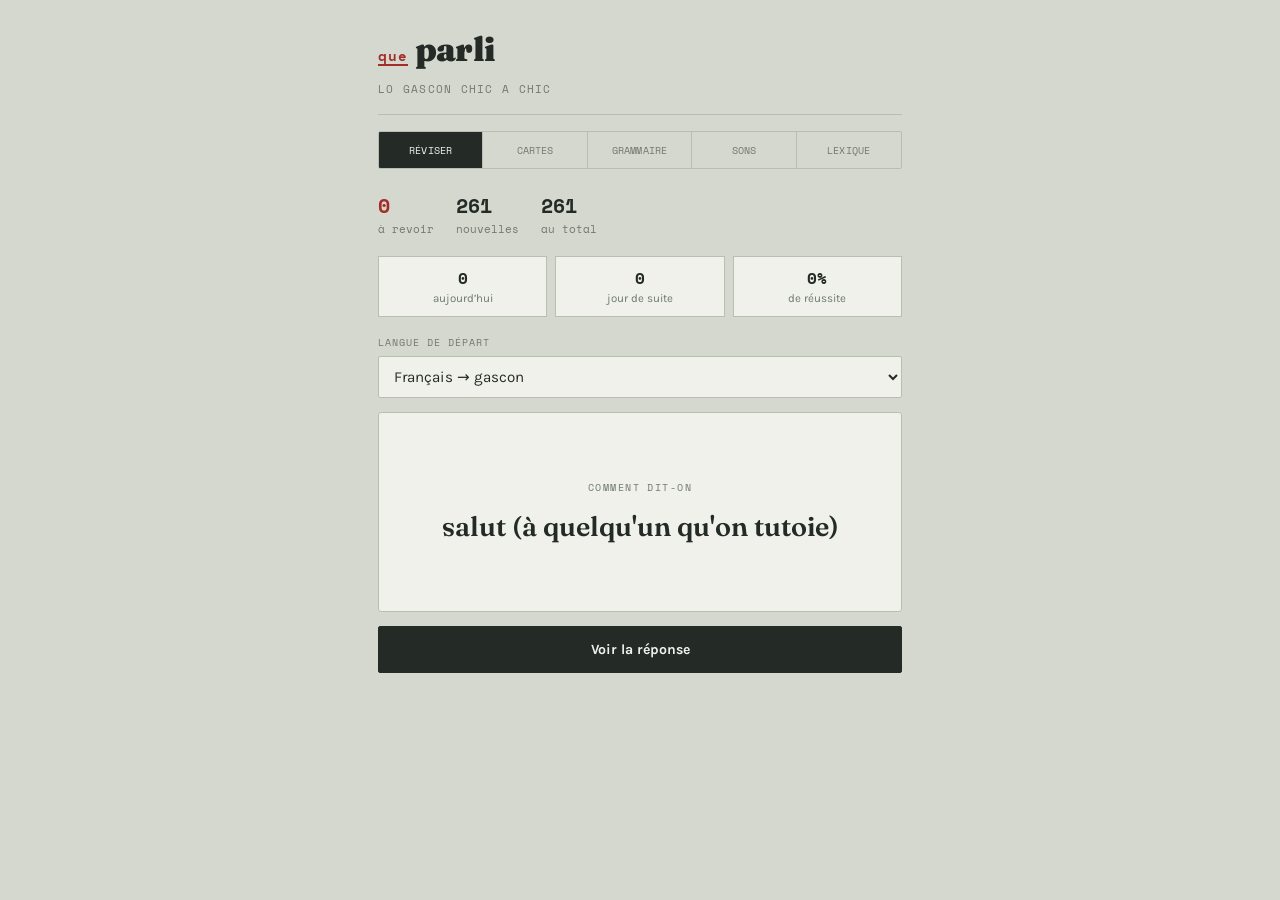
<file: index.html>
<!DOCTYPE html>
<html lang="fr">
<head>
<meta charset="utf-8">
<meta name="viewport" content="width=device-width, initial-scale=1">
<title>Que parli — Lo gascon chic a chic</title>
<link rel="preconnect" href="https://fonts.googleapis.com">
<link rel="preconnect" href="https://fonts.gstatic.com" crossorigin>
<link href="https://fonts.googleapis.com/css2?family=Fraunces:opsz,wght@9..144,400;9..144,600;9..144,900&family=Karla:wght@400;500;700&family=Space+Mono:wght@400;700&display=swap" rel="stylesheet">
<link rel="stylesheet" href="assets/style.css">
</head>
<body>
<div class="wrap">

<header>
  <div class="title"><span class="que">que</span><h1>parli</h1></div>
  <div class="tagline">Lo gascon chic a chic</div>
</header>

<nav role="tablist">
  <button role="tab" id="tab-estudi"    aria-selected="true"  onclick="show('estudi')">Réviser</button>
  <button role="tab" id="tab-cartas"    aria-selected="false" onclick="show('cartas')">Cartes</button>
  <button role="tab" id="tab-gramatica" aria-selected="false" onclick="show('gramatica')">Grammaire</button>
  <button role="tab" id="tab-sons"      aria-selected="false" onclick="show('sons')">Sons</button>
  <button role="tab" id="tab-lexic"     aria-selected="false" onclick="show('lexic')">Lexique</button>
</nav>

<!-- ==================== RÉVISER ==================== -->
<main id="tab-content" aria-live="polite"></main>


</div>

<script src="assets/app.js" defer></script>
</body>
</html>
</file>
<file: assets/style.css>
:root{
  --peira:#D5D8CF; --paper:#F0F1EA; --ombra:#242B26; --muda:#6F7972;
  --sang:#A32E28; --aur:#B98B2E; --linha:#B9BEB3;
  --disp:"Fraunces",Georgia,serif;
  --body:"Karla",system-ui,-apple-system,"Segoe UI",sans-serif;
  --mono:"Space Mono",ui-monospace,Menlo,monospace;
}
*{box-sizing:border-box}
html,body{margin:0;padding:0}
body{background:var(--peira);color:var(--ombra);font-family:var(--body);
  font-size:16px;line-height:1.5;-webkit-font-smoothing:antialiased}
.wrap{max-width:560px;margin:0 auto;padding:0 18px 90px}

header{padding:24px 0 16px;border-bottom:1px solid var(--linha)}
.title{display:flex;align-items:baseline;gap:.4em}
.que{font-family:var(--mono);font-weight:700;font-size:.86rem;color:var(--sang);
  letter-spacing:.08em;border-bottom:2px solid var(--sang);line-height:1.1}
h1{font-family:var(--disp);font-weight:900;font-size:2.1rem;margin:0;letter-spacing:-.02em}
.tagline{font-family:var(--mono);font-size:.66rem;letter-spacing:.12em;
  text-transform:uppercase;color:var(--muda);margin-top:8px}

nav{display:grid;grid-template-columns:repeat(5,1fr);margin:16px 0 22px;
  border:1px solid var(--linha);border-radius:2px;overflow:hidden}
nav button{padding:11px 2px;background:transparent;border:0;cursor:pointer;
  font-family:var(--mono);font-size:.6rem;letter-spacing:.02em;text-transform:uppercase;
  color:var(--muda);border-right:1px solid var(--linha)}
nav button:last-child{border-right:0}
nav button[aria-selected="true"]{background:var(--ombra);color:var(--paper)}
nav button:focus-visible{outline:2px solid var(--sang);outline-offset:-2px}

.counts{display:flex;gap:22px;font-family:var(--mono);font-size:.7rem;color:var(--muda);margin-bottom:18px}
.counts b{display:block;font-size:1.25rem;color:var(--ombra);font-weight:700}
.counts .due b{color:var(--sang)}

.card{background:var(--paper);border:1px solid var(--linha);border-radius:3px;
  padding:32px 22px;min-height:200px;display:flex;flex-direction:column;
  justify-content:center;align-items:center;text-align:center}
.prompt-label{font-family:var(--mono);font-size:.64rem;letter-spacing:.14em;
  text-transform:uppercase;color:var(--muda);margin-bottom:14px}
.prompt{font-family:var(--disp);font-size:1.7rem;font-weight:600;line-height:1.25;margin:0}
.answer{margin-top:20px;padding-top:18px;border-top:1px solid var(--linha);width:100%}
.answer-oc{font-family:var(--disp);font-size:1.7rem;font-weight:900;line-height:1.25;
  display:inline-flex;align-items:baseline;gap:.35em;flex-wrap:wrap;justify-content:center}
.reveal{animation:rise .26s ease-out both}
@keyframes rise{from{opacity:0;transform:translateY(7px)}to{opacity:1;transform:none}}
.note{font-size:.85rem;color:var(--muda);margin-top:12px;font-style:italic}
.chip{display:inline-block;font-family:var(--mono);font-size:.6rem;letter-spacing:.08em;
  text-transform:uppercase;color:var(--aur);border:1px solid var(--aur);
  padding:2px 7px;border-radius:2px;margin-top:14px}
.chip.ok{color:var(--muda);border-color:var(--linha)}

.actions{display:flex;gap:8px;margin-top:14px}
button.act{flex:1;padding:14px 4px;border:1px solid var(--ombra);background:var(--paper);
  color:var(--ombra);border-radius:2px;cursor:pointer;font-family:var(--body);
  font-weight:700;font-size:.88rem}
button.act.primary{background:var(--ombra);color:var(--paper)}
button.act.again{border-color:var(--sang);color:var(--sang)}
button.act small{display:block;font-family:var(--mono);font-weight:400;font-size:.58rem;
  color:var(--muda);margin-top:3px}
button.act.primary small{color:#A9B3AC}
button:focus-visible{outline:2px solid var(--sang);outline-offset:2px}

.linkrow{display:flex;justify-content:space-between;gap:10px;margin-top:12px;flex-wrap:wrap}
.linkbtn{background:none;border:0;padding:6px 0;cursor:pointer;color:var(--muda);
  font-family:var(--mono);font-size:.66rem;letter-spacing:.06em;text-transform:uppercase;
  border-bottom:1px solid transparent}
.linkbtn:hover{color:var(--ombra);border-bottom-color:var(--ombra)}

label{display:block;font-family:var(--mono);font-size:.64rem;letter-spacing:.1em;
  text-transform:uppercase;color:var(--muda);margin:14px 0 5px}
input[type=text],textarea{width:100%;padding:10px 11px;border:1px solid var(--linha);
  background:var(--paper);color:var(--ombra);font-family:var(--body);font-size:1rem;border-radius:2px}
textarea{min-height:100px;font-family:var(--mono);font-size:.8rem;line-height:1.6;resize:vertical}
input:focus,textarea:focus{outline:2px solid var(--sang);outline-offset:-1px}
.row{display:flex;gap:10px}
.row>div{flex:1}
.editing{border:1px solid var(--sang);border-left-width:3px;padding:0 14px 14px;
  border-radius:2px;background:var(--paper)}
.editing-flag{font-family:var(--mono);font-size:.64rem;letter-spacing:.1em;
  text-transform:uppercase;color:var(--sang);padding-top:12px}

.item{display:flex;justify-content:space-between;align-items:flex-start;gap:12px;
  padding:12px 0;border-bottom:1px solid var(--linha)}
.item-oc{font-family:var(--disp);font-weight:600;font-size:1.05rem}
.item-fr{font-size:.86rem;color:var(--muda)}
.item-meta{font-family:var(--mono);font-size:.6rem;color:var(--muda);
  white-space:nowrap;text-align:right}
.flag{color:var(--aur)}
.iconbtn{background:none;border:0;color:var(--muda);cursor:pointer;font-size:.95rem;
  line-height:1;padding:3px 4px}
.iconbtn:hover{color:var(--sang)}

h2{font-family:var(--disp);font-size:1.35rem;margin:26px 0 4px;font-weight:900}
.sub{font-size:.85rem;color:var(--muda);margin:0 0 8px}
.rule{border-top:1px solid var(--linha);margin:28px 0 0;padding-top:20px}
.rule h3{font-family:var(--disp);font-size:1.16rem;font-weight:900;margin:0 0 6px}
.rule p{margin:0 0 8px;font-size:.93rem}
.num{font-family:var(--mono);font-size:.6rem;color:var(--muda);
  letter-spacing:.14em;display:block;margin-bottom:3px}
.para{font-family:var(--mono);font-size:.79rem;line-height:1.8;background:var(--paper);
  border:1px solid var(--linha);border-radius:2px;padding:12px 14px;margin:10px 0;
  overflow-x:auto;white-space:pre}
.para b{color:var(--sang);font-weight:700}
.para i{color:var(--muda);font-style:normal}
.warn{background:var(--paper);border:1px solid var(--aur);border-left-width:3px;
  padding:12px 14px;font-size:.85rem;border-radius:2px;margin:18px 0}
.trait{border-left:2px solid var(--sang);padding:2px 0 2px 14px;margin:20px 0}
.trait h3{font-family:var(--disp);font-size:1.08rem;margin:0 0 4px}
.trait p{margin:0;font-size:.9rem}
.ex{font-family:var(--mono);font-size:.78rem;color:var(--muda);margin-top:6px;display:block}
.hidden{display:none}
.empty{text-align:center;padding:42px 12px;color:var(--muda)}
.empty p{margin:0 0 6px}
@media (prefers-reduced-motion:reduce){*{animation:none!important;transition:none!important}}

select{width:100%;padding:10px 11px;border:1px solid var(--linha);background:var(--paper);color:var(--ombra);font-family:var(--body);font-size:.95rem;border-radius:2px}
.study-options{margin:0 0 14px}.study-options label{margin-top:0}
.lex-entry{background:var(--paper);border:1px solid var(--linha);border-radius:2px;padding:14px;margin:10px 0}
.phonetic{font-family:var(--mono);font-size:.72rem;margin-top:7px;color:var(--ombra)}
.lex-source{font-family:var(--mono);font-size:.58rem;text-transform:uppercase;letter-spacing:.06em;color:var(--muda);margin-top:8px}
@media(max-width:430px){nav button{font-size:.52rem}.actions{flex-wrap:wrap}.actions .act{min-width:42%}}


/* Statistiques volontairement sobres : trois nombres, pas de tableau de bord lourd. */
.stats{display:grid;grid-template-columns:repeat(3,1fr);gap:8px;margin:0 0 18px}
.stats div{background:var(--paper);border:1px solid var(--linha);padding:9px 7px;text-align:center;font-size:.72rem;color:var(--muda)}
.stats b{display:block;font-family:var(--mono);font-size:1rem;color:var(--ombra)}
.provenance{margin-top:10px;font-family:var(--mono);font-size:.62rem;letter-spacing:.04em;color:var(--muda)}
@media(max-width:420px){.stats{grid-template-columns:1fr}.stats div{display:flex;justify-content:space-between}.stats b{display:inline}}

/* Plusieurs formes occitanes peuvent partager une même carte. */
.translation-row{display:grid;grid-template-columns:minmax(0,1.5fr) minmax(0,1fr) auto;gap:8px;align-items:end;margin-bottom:8px}
.translation-row label{margin-top:0}
.translation-row .iconbtn{margin-bottom:8px}
.add-translation{margin:2px 0 8px}
.answer-variants{width:100%;display:grid;gap:10px}
.answer-variant{padding:9px 0;border-bottom:1px solid var(--linha)}
.answer-variant:last-child{border-bottom:0}
.variant-dialect{font-family:var(--mono);font-size:.62rem;color:var(--muda);margin-top:3px}
.item-variant{font-size:.86rem;color:var(--muda);margin-top:2px}
@media(max-width:460px){.translation-row{grid-template-columns:1fr auto}.translation-row .dialect-wrap{grid-column:1/2}}
</file>
